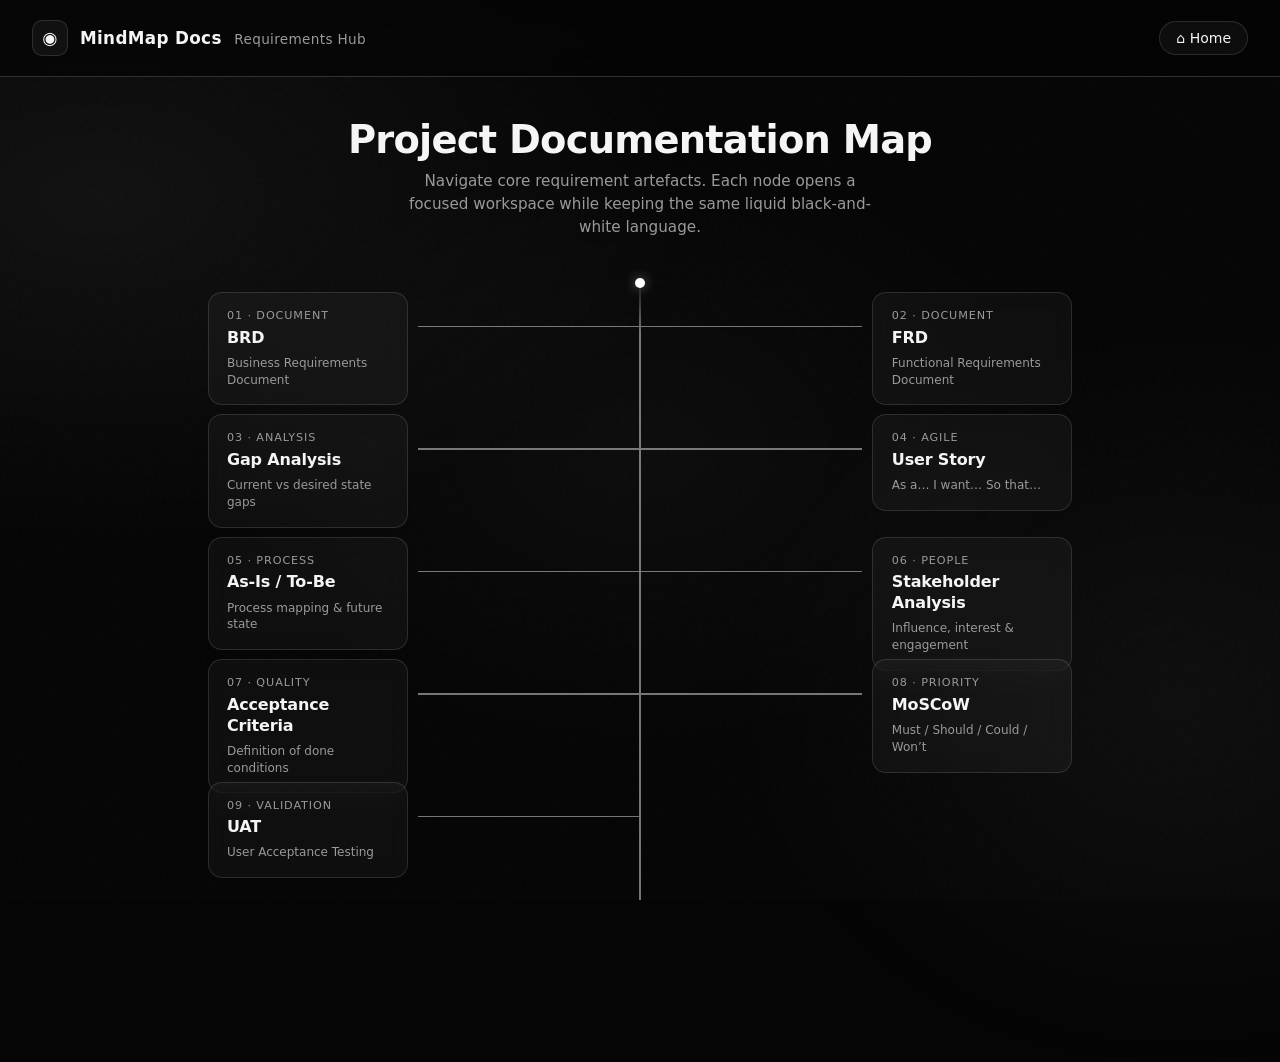
<file: index.html>
<!DOCTYPE html>
<html lang="en">
<head>
  <meta charset="UTF-8" />
  <meta name="viewport" content="width=device-width, initial-scale=1.0" />
  <title>MindMap Docs · Project Requirements Hub</title>
  <link rel="icon" href="data:image/svg+xml,%3Csvg xmlns='http://www.w3.org/2000/svg' viewBox='0 0 64 64'%3E%3Crect width='64' height='64' rx='12' fill='%23000'/%3E%3Ccircle cx='32' cy='32' r='6' fill='%23fff'/%3E%3Cline x1='32' y1='8' x2='32' y2='56' stroke='%23fff' stroke-width='2'/%3E%3Ccircle cx='18' cy='18' r='4' fill='%23fff'/%3E%3Ccircle cx='46' cy='22' r='4' fill='%23fff'/%3E%3Ccircle cx='16' cy='38' r='4' fill='%23fff'/%3E%3Ccircle cx='48' cy='42' r='4' fill='%23fff'/%3E%3Cline x1='32' y1='32' x2='18' y2='18' stroke='%23fff' stroke-width='1.5'/%3E%3Cline x1='32' y1='32' x2='46' y2='22' stroke='%23fff' stroke-width='1.5'/%3E%3Cline x1='32' y1='32' x2='16' y2='38' stroke='%23fff' stroke-width='1.5'/%3E%3Cline x1='32' y1='32' x2='48' y2='42' stroke='%23fff' stroke-width='1.5'/%3E%3C/svg%3E" />
  <style>
    :root {
      --bg: #050505;
      --bg-soft: #0c0c0c;
      --line: rgba(255,255,255,0.18);
      --line-strong: rgba(255,255,255,0.45);
      --text: #f5f5f5;
      --muted: #9a9a9a;
      --glass: rgba(255,255,255,0.04);
      --glass-border: rgba(255,255,255,0.12);
      --glow: rgba(255,255,255,0.08);
    }

    * {
      margin: 0;
      padding: 0;
      box-sizing: border-box;
    }

    html, body {
      height: 100%;
      background: var(--bg);
      color: var(--text);
      font-family: "Segoe UI", system-ui, -apple-system, sans-serif;
      overflow-x: hidden;
    }

    /* Liquid background */
    body::before {
      content: "";
      position: fixed;
      inset: -20%;
      background:
        radial-gradient(ellipse 60% 50% at 20% 30%, rgba(255,255,255,0.05) 0%, transparent 55%),
        radial-gradient(ellipse 50% 60% at 80% 70%, rgba(255,255,255,0.04) 0%, transparent 50%),
        radial-gradient(ellipse 40% 40% at 50% 50%, rgba(255,255,255,0.03) 0%, transparent 60%);
      animation: liquidDrift 22s ease-in-out infinite alternate;
      pointer-events: none;
      z-index: 0;
    }

    @keyframes liquidDrift {
      0%   { transform: translate(0, 0) scale(1); }
      50%  { transform: translate(-3%, 2%) scale(1.05); }
      100% { transform: translate(2%, -2%) scale(1.02); }
    }

    /* Subtle noise */
    body::after {
      content: "";
      position: fixed;
      inset: 0;
      background-image: url("data:image/svg+xml,%3Csvg viewBox='0 0 256 256' xmlns='http://www.w3.org/2000/svg'%3E%3Cfilter id='n'%3E%3CfeTurbulence type='fractalNoise' baseFrequency='0.9' numOctaves='4' stitchTiles='stitch'/%3E%3C/filter%3E%3Crect width='100%25' height='100%25' filter='url(%23n)' opacity='0.04'/%3E%3C/svg%3E");
      pointer-events: none;
      z-index: 1;
      opacity: 0.5;
    }

    .page {
      position: relative;
      z-index: 2;
      min-height: 100vh;
      display: flex;
      flex-direction: column;
    }

    /* Header */
    header {
      display: flex;
      align-items: center;
      justify-content: space-between;
      padding: 1.25rem 2rem;
      border-bottom: 1px solid var(--line);
      background: rgba(5,5,5,0.7);
      backdrop-filter: blur(16px);
      -webkit-backdrop-filter: blur(16px);
      position: sticky;
      top: 0;
      z-index: 20;
    }

    .brand {
      display: flex;
      align-items: center;
      gap: 0.75rem;
      text-decoration: none;
      color: var(--text);
    }

    .brand-icon {
      width: 36px;
      height: 36px;
      border-radius: 10px;
      background: #111;
      border: 1px solid var(--glass-border);
      display: grid;
      place-items: center;
      font-size: 1.1rem;
    }

    .brand-text {
      font-weight: 600;
      letter-spacing: 0.02em;
      font-size: 1.05rem;
    }

    .brand-text span {
      color: var(--muted);
      font-weight: 400;
      font-size: 0.85rem;
      margin-left: 0.4rem;
    }

    .home-btn {
      display: inline-flex;
      align-items: center;
      gap: 0.45rem;
      padding: 0.5rem 1rem;
      border-radius: 999px;
      border: 1px solid var(--glass-border);
      background: var(--glass);
      color: var(--text);
      text-decoration: none;
      font-size: 0.875rem;
      transition: background 0.25s, border-color 0.25s, transform 0.2s;
    }

    .home-btn:hover {
      background: rgba(255,255,255,0.08);
      border-color: rgba(255,255,255,0.25);
      transform: translateY(-1px);
    }

    /* Hero */
    .hero {
      text-align: center;
      padding: 2.5rem 1.5rem 1.5rem;
    }

    .hero h1 {
      font-size: clamp(1.6rem, 4vw, 2.4rem);
      font-weight: 600;
      letter-spacing: -0.02em;
      margin-bottom: 0.5rem;
    }

    .hero p {
      color: var(--muted);
      font-size: 0.95rem;
      max-width: 480px;
      margin: 0 auto;
      line-height: 1.5;
    }

    /* Mind map container */
    .mindmap {
      flex: 1;
      display: flex;
      justify-content: center;
      align-items: center;
      padding: 1rem 1rem 3rem;
      position: relative;
    }

    .spine-wrap {
      position: relative;
      width: min(920px, 96vw);
      height: 680px;          /* fixed height so % positioning works */
      min-height: 680px;
      display: block;         /* was flex – caused height collapse */
    }

    /* Central vertical line */
    .spine {
      position: absolute;
      top: 0;
      bottom: 0;
      left: 50%;
      width: 2px;
      background: linear-gradient(
        to bottom,
        transparent 0%,
        var(--line-strong) 8%,
        var(--line-strong) 92%,
        transparent 100%
      );
      transform: translateX(-50%);
      z-index: 1;
    }

    .spine::before,
    .spine::after {
      content: "";
      position: absolute;
      left: 50%;
      width: 10px;
      height: 10px;
      border-radius: 50%;
      background: #fff;
      transform: translateX(-50%);
      box-shadow: 0 0 12px rgba(255,255,255,0.4);
    }

    .spine::before { top: 0; }
    .spine::after  { bottom: 0; }

    /* Nodes */
    .nodes {
      position: absolute;
      inset: 0;
      width: 100%;
      height: 100%;
      z-index: 2;
    }

    .node {
      position: absolute;
      width: 200px;
      text-decoration: none;
      color: inherit;
    }

    .node-card {
      background: var(--glass);
      border: 1px solid var(--glass-border);
      border-radius: 14px;
      padding: 1rem 1.15rem;
      backdrop-filter: blur(12px);
      -webkit-backdrop-filter: blur(12px);
      transition: transform 0.3s ease, border-color 0.3s, background 0.3s, box-shadow 0.3s;
      position: relative;
      overflow: hidden;
    }

    .node-card::before {
      content: "";
      position: absolute;
      inset: 0;
      background: linear-gradient(135deg, rgba(255,255,255,0.06) 0%, transparent 50%);
      opacity: 0;
      transition: opacity 0.3s;
    }

    .node:hover .node-card {
      transform: translateY(-4px) scale(1.02);
      border-color: rgba(255,255,255,0.3);
      background: rgba(255,255,255,0.07);
      box-shadow: 0 12px 40px rgba(0,0,0,0.45), 0 0 0 1px rgba(255,255,255,0.05);
    }

    .node:hover .node-card::before {
      opacity: 1;
    }

    .node-label {
      font-size: 0.7rem;
      text-transform: uppercase;
      letter-spacing: 0.08em;
      color: var(--muted);
      margin-bottom: 0.35rem;
    }

    .node-title {
      font-size: 1rem;
      font-weight: 600;
      letter-spacing: -0.01em;
      line-height: 1.3;
    }

    .node-desc {
      font-size: 0.75rem;
      color: var(--muted);
      margin-top: 0.4rem;
      line-height: 1.4;
    }

    /* Connector lines from spine to nodes */
    .connector {
      position: absolute;
      height: 1.5px;
      background: var(--line-strong);
      z-index: 1;
      transform-origin: left center;
    }

    .connector.left {
      right: 50%;
      margin-right: 1px;
    }

    .connector.right {
      left: 50%;
      margin-left: 1px;
    }

    /* Positions – alternating left / right */
    .node:nth-child(1)  { top:  2%;   left:  3%;  } /* BRD */
    .node:nth-child(2)  { top:  2%;   right: 3%;  } /* FRD */
    .node:nth-child(3)  { top: 20%;   left:  3%;  } /* GAP */
    .node:nth-child(4)  { top: 20%;   right: 3%;  } /* USER STORY */
    .node:nth-child(5)  { top: 38%;   left:  3%;  } /* AS-IS/TO-BE */
    .node:nth-child(6)  { top: 38%;   right: 3%;  } /* STAKEHOLDER */
    .node:nth-child(7)  { top: 56%;   left:  3%;  } /* ACCEPTANCE */
    .node:nth-child(8)  { top: 56%;   right: 3%;  } /* MoSCoW */
    .node:nth-child(9)  { top: 74%;   left:  3%;  } /* UAT */

    /* Footer */
    footer {
      text-align: center;
      padding: 1.25rem;
      border-top: 1px solid var(--line);
      color: var(--muted);
      font-size: 0.8rem;
      background: rgba(5,5,5,0.6);
    }

    /* Responsive */
    @media (max-width: 720px) {
      .spine-wrap {
        height: auto;
        min-height: 0;
        padding: 0.5rem 0 1.5rem;
      }

      .spine {
        display: none;
      }

      .nodes {
        position: static;
        display: flex;
        flex-direction: column;
        gap: 0.85rem;
        width: 100%;
        height: auto;
      }

      .node {
        position: static !important;
        width: 100%;
        top: auto !important;
        left: auto !important;
        right: auto !important;
      }

      .connector {
        display: none;
      }

      header {
        padding: 1rem 1.25rem;
      }
    }
  </style>
</head>
<body>
  <div class="page">
    <header>
      <a class="brand" href="index.html">
        <div class="brand-icon">◉</div>
        <div class="brand-text">MindMap Docs <span>Requirements Hub</span></div>
      </a>
      <a class="home-btn" href="index.html">⌂ Home</a>
    </header>

    <section class="hero">
      <h1>Project Documentation Map</h1>
      <p>Navigate core requirement artefacts. Each node opens a focused workspace while keeping the same liquid black-and-white language.</p>
    </section>

    <div class="mindmap">
      <div class="spine-wrap">
        <div class="spine"></div>

        <!-- Connectors (visual only) -->
        <div class="connector left"  style="top: 7%;  width: 24%;"></div>
        <div class="connector right" style="top: 7%;  width: 24%;"></div>
        <div class="connector left"  style="top: 25%; width: 24%;"></div>
        <div class="connector right" style="top: 25%; width: 24%;"></div>
        <div class="connector left"  style="top: 43%; width: 24%;"></div>
        <div class="connector right" style="top: 43%; width: 24%;"></div>
        <div class="connector left"  style="top: 61%; width: 24%;"></div>
        <div class="connector right" style="top: 61%; width: 24%;"></div>
        <div class="connector left"  style="top: 79%; width: 24%;"></div>

        <div class="nodes">
          <a class="node" href="brd.html">
            <div class="node-card">
              <div class="node-label">01 · Document</div>
              <div class="node-title">BRD</div>
              <div class="node-desc">Business Requirements Document</div>
            </div>
          </a>

          <a class="node" href="frd.html">
            <div class="node-card">
              <div class="node-label">02 · Document</div>
              <div class="node-title">FRD</div>
              <div class="node-desc">Functional Requirements Document</div>
            </div>
          </a>

          <a class="node" href="gap-analysis.html">
            <div class="node-card">
              <div class="node-label">03 · Analysis</div>
              <div class="node-title">Gap Analysis</div>
              <div class="node-desc">Current vs desired state gaps</div>
            </div>
          </a>

          <a class="node" href="user-story.html">
            <div class="node-card">
              <div class="node-label">04 · Agile</div>
              <div class="node-title">User Story</div>
              <div class="node-desc">As a… I want… So that…</div>
            </div>
          </a>

          <a class="node" href="as-is-to-be.html">
            <div class="node-card">
              <div class="node-label">05 · Process</div>
              <div class="node-title">As-Is / To-Be</div>
              <div class="node-desc">Process mapping &amp; future state</div>
            </div>
          </a>

          <a class="node" href="stakeholder.html">
            <div class="node-card">
              <div class="node-label">06 · People</div>
              <div class="node-title">Stakeholder Analysis</div>
              <div class="node-desc">Influence, interest &amp; engagement</div>
            </div>
          </a>

          <a class="node" href="acceptance-criteria.html">
            <div class="node-card">
              <div class="node-label">07 · Quality</div>
              <div class="node-title">Acceptance Criteria</div>
              <div class="node-desc">Definition of done conditions</div>
            </div>
          </a>

          <a class="node" href="moscow.html">
            <div class="node-card">
              <div class="node-label">08 · Priority</div>
              <div class="node-title">MoSCoW</div>
              <div class="node-desc">Must / Should / Could / Won’t</div>
            </div>
          </a>

          <a class="node" href="uat.html">
            <div class="node-card">
              <div class="node-label">09 · Validation</div>
              <div class="node-title">UAT</div>
              <div class="node-desc">User Acceptance Testing</div>
            </div>
          </a>
        </div>
      </div>
    </div>

    <footer>
      MindMap Docs · Liquid black &amp; white · Requirements workspace
    </footer>
  </div>
</body>
</html>
</file>
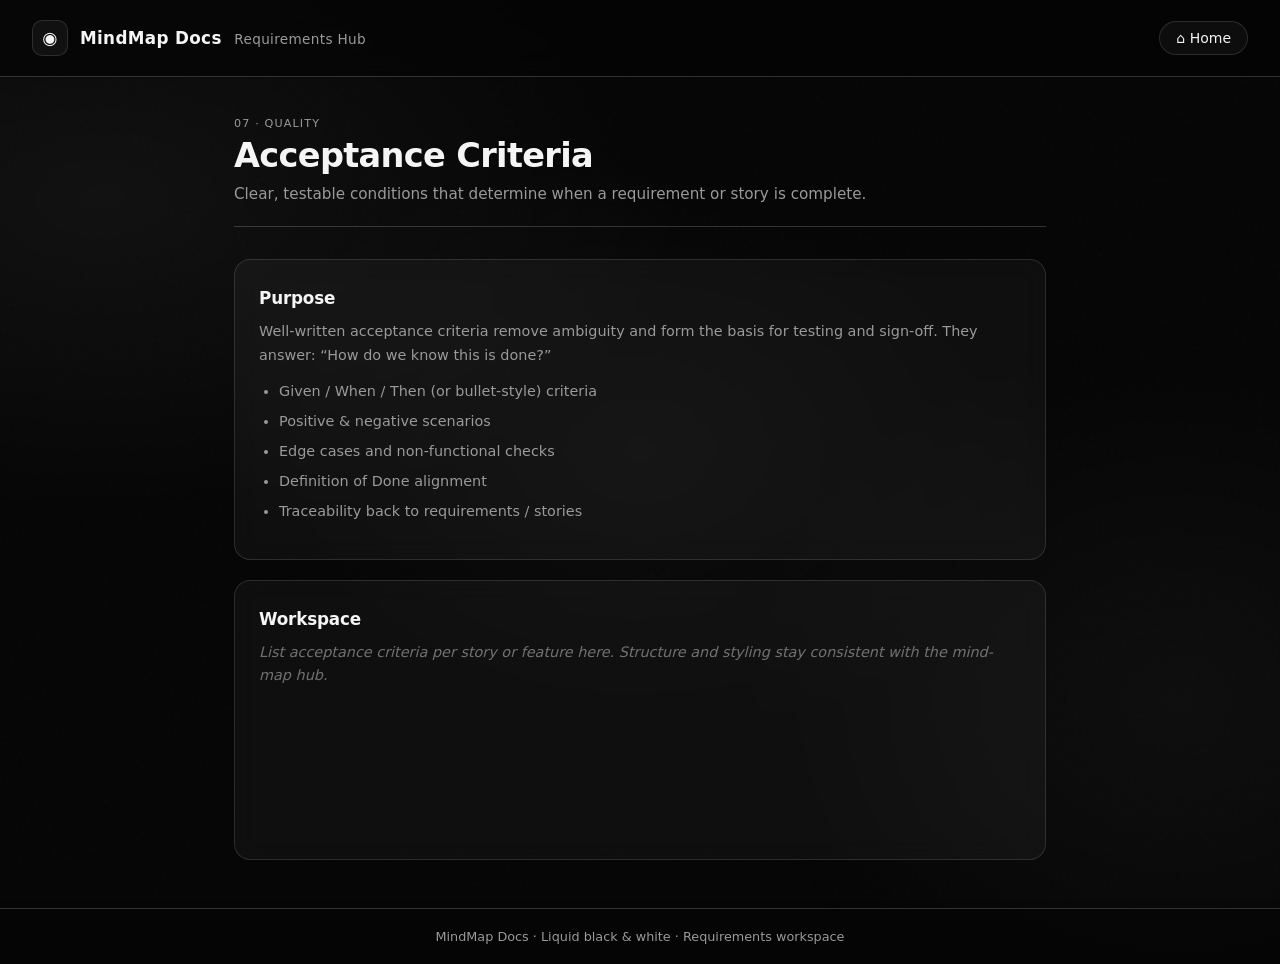
<file: acceptance-criteria.html>
<!DOCTYPE html>
<html lang="en">
<head>
  <meta charset="UTF-8" />
  <meta name="viewport" content="width=device-width, initial-scale=1.0" />
  <title>Acceptance Criteria · MindMap Docs</title>
  <link rel="icon" href="data:image/svg+xml,%3Csvg xmlns='http://www.w3.org/2000/svg' viewBox='0 0 64 64'%3E%3Crect width='64' height='64' rx='12' fill='%23000'/%3E%3Ccircle cx='32' cy='32' r='6' fill='%23fff'/%3E%3Cline x1='32' y1='8' x2='32' y2='56' stroke='%23fff' stroke-width='2'/%3E%3Ccircle cx='18' cy='18' r='4' fill='%23fff'/%3E%3Ccircle cx='46' cy='22' r='4' fill='%23fff'/%3E%3Ccircle cx='16' cy='38' r='4' fill='%23fff'/%3E%3Ccircle cx='48' cy='42' r='4' fill='%23fff'/%3E%3Cline x1='32' y1='32' x2='18' y2='18' stroke='%23fff' stroke-width='1.5'/%3E%3Cline x1='32' y1='32' x2='46' y2='22' stroke='%23fff' stroke-width='1.5'/%3E%3Cline x1='32' y1='32' x2='16' y2='38' stroke='%23fff' stroke-width='1.5'/%3E%3Cline x1='32' y1='32' x2='48' y2='42' stroke='%23fff' stroke-width='1.5'/%3E%3C/svg%3E" />
  <link rel="stylesheet" href="child-base.css" />
</head>
<body>
  <div class="page">
    <header>
      <a class="brand" href="index.html">
        <div class="brand-icon">◉</div>
        <div class="brand-text">MindMap Docs <span>Requirements Hub</span></div>
      </a>
      <a class="home-btn" href="index.html">⌂ Home</a>
    </header>

    <main class="main">
      <div class="page-header">
        <div class="page-label">07 · Quality</div>
        <h1 class="page-title">Acceptance Criteria</h1>
        <p class="page-sub">Clear, testable conditions that determine when a requirement or story is complete.</p>
      </div>

      <div class="content-card">
        <h2>Purpose</h2>
        <p>Well-written acceptance criteria remove ambiguity and form the basis for testing and sign-off. They answer: “How do we know this is done?”</p>
        <ul>
          <li>Given / When / Then (or bullet-style) criteria</li>
          <li>Positive &amp; negative scenarios</li>
          <li>Edge cases and non-functional checks</li>
          <li>Definition of Done alignment</li>
          <li>Traceability back to requirements / stories</li>
        </ul>
      </div>

      <div class="content-card">
        <h2>Workspace</h2>
        <p class="placeholder">List acceptance criteria per story or feature here. Structure and styling stay consistent with the mind-map hub.</p>
      </div>
    </main>

    <footer>MindMap Docs · Liquid black &amp; white · Requirements workspace</footer>
  </div>
</body>
</html>
</file>
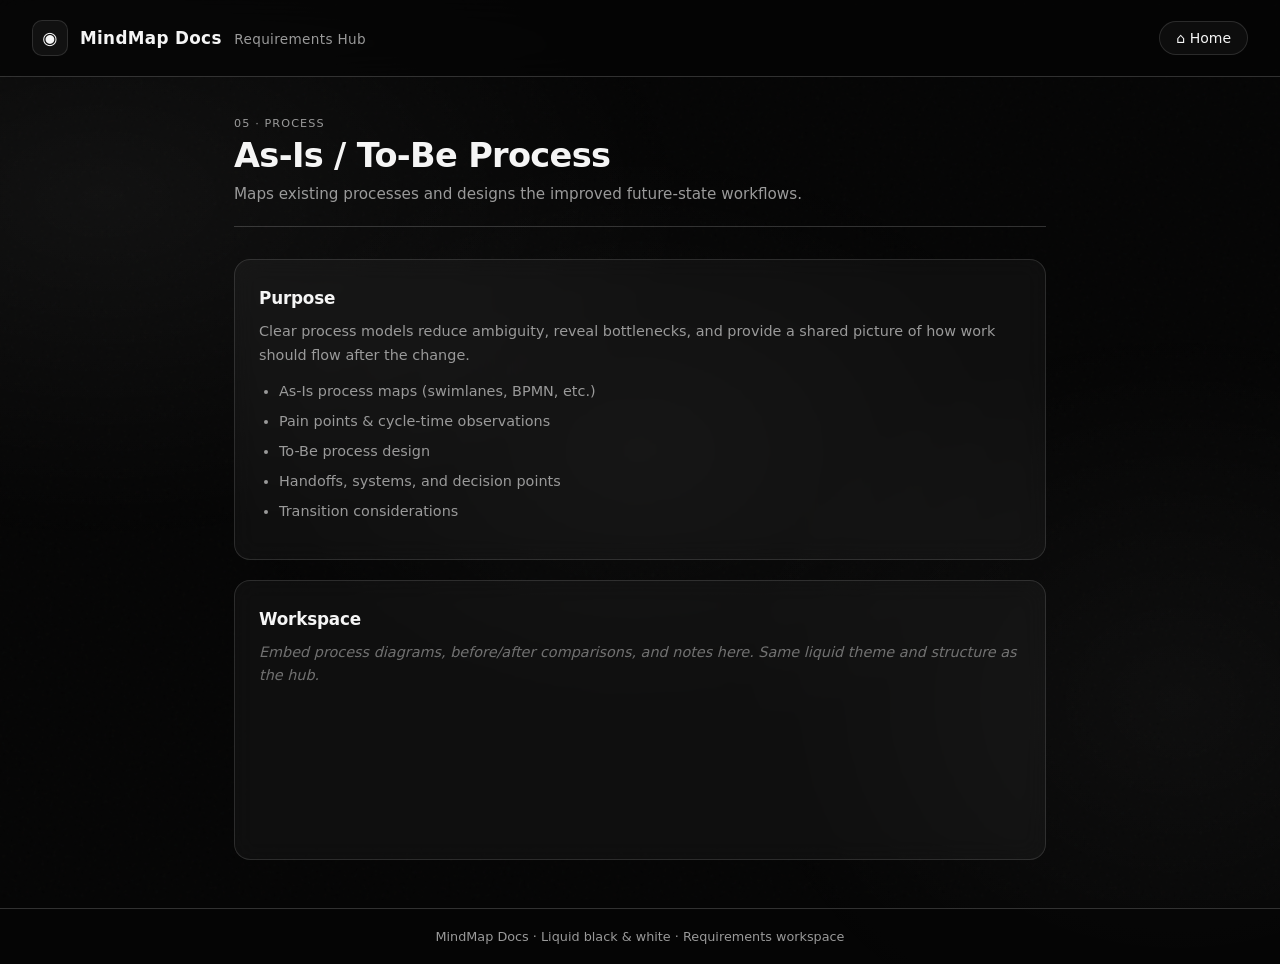
<file: as-is-to-be.html>
<!DOCTYPE html>
<html lang="en">
<head>
  <meta charset="UTF-8" />
  <meta name="viewport" content="width=device-width, initial-scale=1.0" />
  <title>As-Is / To-Be · MindMap Docs</title>
  <link rel="icon" href="data:image/svg+xml,%3Csvg xmlns='http://www.w3.org/2000/svg' viewBox='0 0 64 64'%3E%3Crect width='64' height='64' rx='12' fill='%23000'/%3E%3Ccircle cx='32' cy='32' r='6' fill='%23fff'/%3E%3Cline x1='32' y1='8' x2='32' y2='56' stroke='%23fff' stroke-width='2'/%3E%3Ccircle cx='18' cy='18' r='4' fill='%23fff'/%3E%3Ccircle cx='46' cy='22' r='4' fill='%23fff'/%3E%3Ccircle cx='16' cy='38' r='4' fill='%23fff'/%3E%3Ccircle cx='48' cy='42' r='4' fill='%23fff'/%3E%3Cline x1='32' y1='32' x2='18' y2='18' stroke='%23fff' stroke-width='1.5'/%3E%3Cline x1='32' y1='32' x2='46' y2='22' stroke='%23fff' stroke-width='1.5'/%3E%3Cline x1='32' y1='32' x2='16' y2='38' stroke='%23fff' stroke-width='1.5'/%3E%3Cline x1='32' y1='32' x2='48' y2='42' stroke='%23fff' stroke-width='1.5'/%3E%3C/svg%3E" />
  <link rel="stylesheet" href="child-base.css" />
</head>
<body>
  <div class="page">
    <header>
      <a class="brand" href="index.html">
        <div class="brand-icon">◉</div>
        <div class="brand-text">MindMap Docs <span>Requirements Hub</span></div>
      </a>
      <a class="home-btn" href="index.html">⌂ Home</a>
    </header>

    <main class="main">
      <div class="page-header">
        <div class="page-label">05 · Process</div>
        <h1 class="page-title">As-Is / To-Be Process</h1>
        <p class="page-sub">Maps existing processes and designs the improved future-state workflows.</p>
      </div>

      <div class="content-card">
        <h2>Purpose</h2>
        <p>Clear process models reduce ambiguity, reveal bottlenecks, and provide a shared picture of how work should flow after the change.</p>
        <ul>
          <li>As-Is process maps (swimlanes, BPMN, etc.)</li>
          <li>Pain points &amp; cycle-time observations</li>
          <li>To-Be process design</li>
          <li>Handoffs, systems, and decision points</li>
          <li>Transition considerations</li>
        </ul>
      </div>

      <div class="content-card">
        <h2>Workspace</h2>
        <p class="placeholder">Embed process diagrams, before/after comparisons, and notes here. Same liquid theme and structure as the hub.</p>
      </div>
    </main>

    <footer>MindMap Docs · Liquid black &amp; white · Requirements workspace</footer>
  </div>
</body>
</html>
</file>
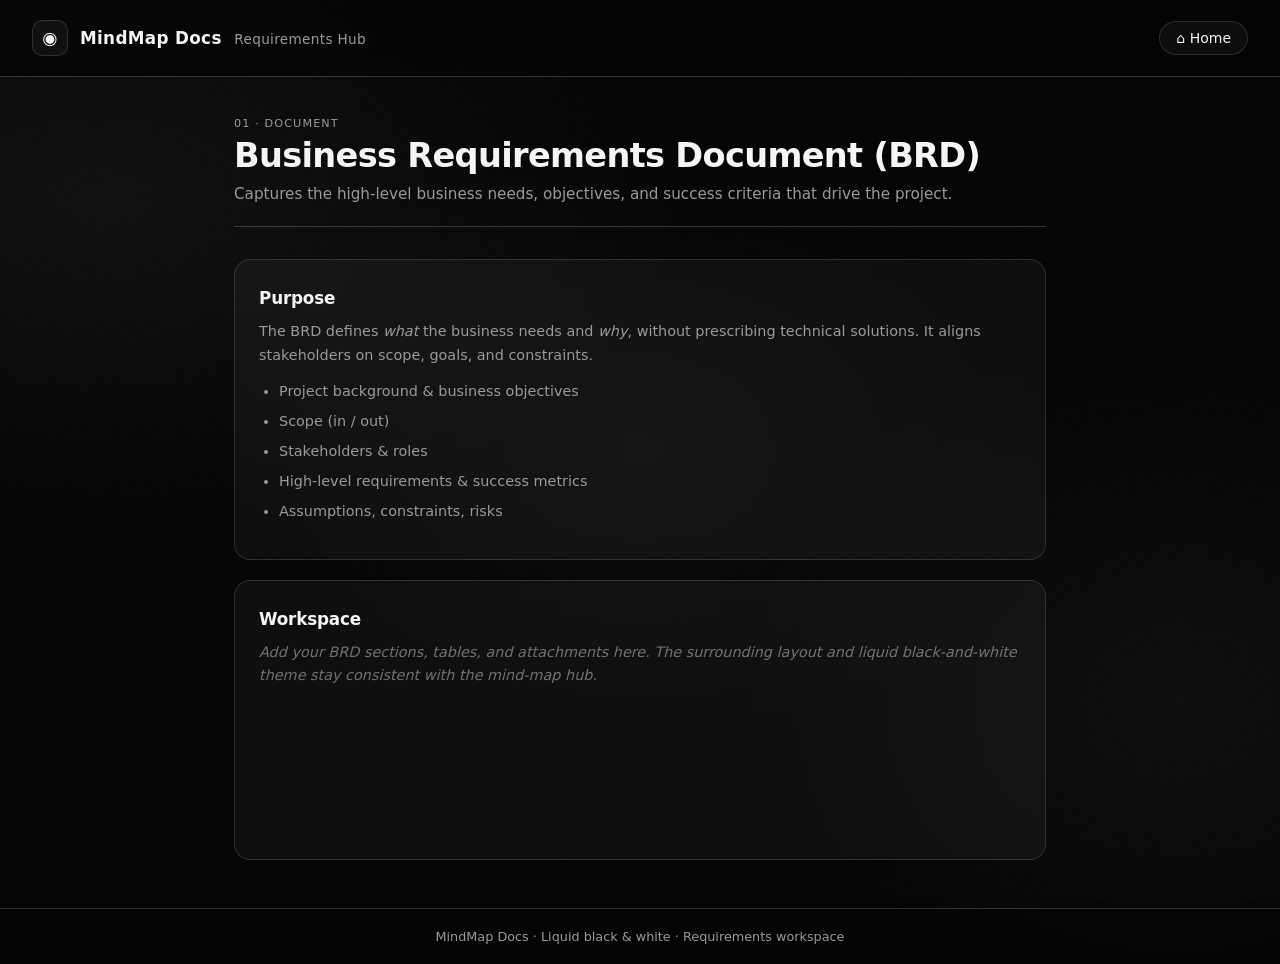
<file: brd.html>
<!DOCTYPE html>
<html lang="en">
<head>
  <meta charset="UTF-8" />
  <meta name="viewport" content="width=device-width, initial-scale=1.0" />
  <title>BRD · MindMap Docs</title>
  <link rel="icon" href="data:image/svg+xml,%3Csvg xmlns='http://www.w3.org/2000/svg' viewBox='0 0 64 64'%3E%3Crect width='64' height='64' rx='12' fill='%23000'/%3E%3Ccircle cx='32' cy='32' r='6' fill='%23fff'/%3E%3Cline x1='32' y1='8' x2='32' y2='56' stroke='%23fff' stroke-width='2'/%3E%3Ccircle cx='18' cy='18' r='4' fill='%23fff'/%3E%3Ccircle cx='46' cy='22' r='4' fill='%23fff'/%3E%3Ccircle cx='16' cy='38' r='4' fill='%23fff'/%3E%3Ccircle cx='48' cy='42' r='4' fill='%23fff'/%3E%3Cline x1='32' y1='32' x2='18' y2='18' stroke='%23fff' stroke-width='1.5'/%3E%3Cline x1='32' y1='32' x2='46' y2='22' stroke='%23fff' stroke-width='1.5'/%3E%3Cline x1='32' y1='32' x2='16' y2='38' stroke='%23fff' stroke-width='1.5'/%3E%3Cline x1='32' y1='32' x2='48' y2='42' stroke='%23fff' stroke-width='1.5'/%3E%3C/svg%3E" />
  <link rel="stylesheet" href="child-base.css" />
</head>
<body>
  <div class="page">
    <header>
      <a class="brand" href="index.html">
        <div class="brand-icon">◉</div>
        <div class="brand-text">MindMap Docs <span>Requirements Hub</span></div>
      </a>
      <a class="home-btn" href="index.html">⌂ Home</a>
    </header>

    <main class="main">
      <div class="page-header">
        <div class="page-label">01 · Document</div>
        <h1 class="page-title">Business Requirements Document (BRD)</h1>
        <p class="page-sub">Captures the high-level business needs, objectives, and success criteria that drive the project.</p>
      </div>

      <div class="content-card">
        <h2>Purpose</h2>
        <p>The BRD defines <em>what</em> the business needs and <em>why</em>, without prescribing technical solutions. It aligns stakeholders on scope, goals, and constraints.</p>
        <ul>
          <li>Project background &amp; business objectives</li>
          <li>Scope (in / out)</li>
          <li>Stakeholders &amp; roles</li>
          <li>High-level requirements &amp; success metrics</li>
          <li>Assumptions, constraints, risks</li>
        </ul>
      </div>

      <div class="content-card">
        <h2>Workspace</h2>
        <p class="placeholder">Add your BRD sections, tables, and attachments here. The surrounding layout and liquid black-and-white theme stay consistent with the mind-map hub.</p>
      </div>
    </main>

    <footer>MindMap Docs · Liquid black &amp; white · Requirements workspace</footer>
  </div>
</body>
</html>
</file>
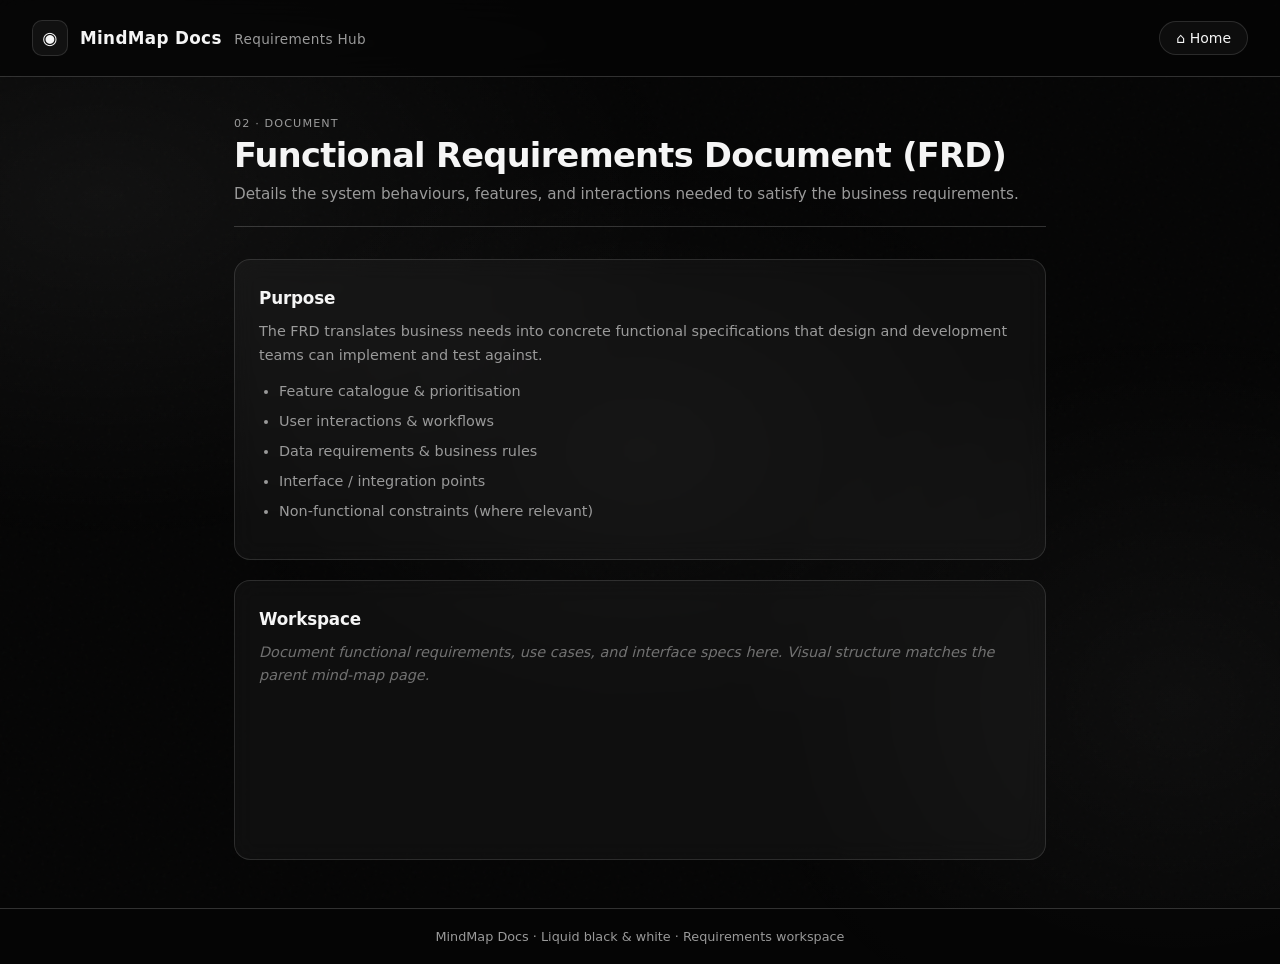
<file: frd.html>
<!DOCTYPE html>
<html lang="en">
<head>
  <meta charset="UTF-8" />
  <meta name="viewport" content="width=device-width, initial-scale=1.0" />
  <title>FRD · MindMap Docs</title>
  <link rel="icon" href="data:image/svg+xml,%3Csvg xmlns='http://www.w3.org/2000/svg' viewBox='0 0 64 64'%3E%3Crect width='64' height='64' rx='12' fill='%23000'/%3E%3Ccircle cx='32' cy='32' r='6' fill='%23fff'/%3E%3Cline x1='32' y1='8' x2='32' y2='56' stroke='%23fff' stroke-width='2'/%3E%3Ccircle cx='18' cy='18' r='4' fill='%23fff'/%3E%3Ccircle cx='46' cy='22' r='4' fill='%23fff'/%3E%3Ccircle cx='16' cy='38' r='4' fill='%23fff'/%3E%3Ccircle cx='48' cy='42' r='4' fill='%23fff'/%3E%3Cline x1='32' y1='32' x2='18' y2='18' stroke='%23fff' stroke-width='1.5'/%3E%3Cline x1='32' y1='32' x2='46' y2='22' stroke='%23fff' stroke-width='1.5'/%3E%3Cline x1='32' y1='32' x2='16' y2='38' stroke='%23fff' stroke-width='1.5'/%3E%3Cline x1='32' y1='32' x2='48' y2='42' stroke='%23fff' stroke-width='1.5'/%3E%3C/svg%3E" />
  <link rel="stylesheet" href="child-base.css" />
</head>
<body>
  <div class="page">
    <header>
      <a class="brand" href="index.html">
        <div class="brand-icon">◉</div>
        <div class="brand-text">MindMap Docs <span>Requirements Hub</span></div>
      </a>
      <a class="home-btn" href="index.html">⌂ Home</a>
    </header>

    <main class="main">
      <div class="page-header">
        <div class="page-label">02 · Document</div>
        <h1 class="page-title">Functional Requirements Document (FRD)</h1>
        <p class="page-sub">Details the system behaviours, features, and interactions needed to satisfy the business requirements.</p>
      </div>

      <div class="content-card">
        <h2>Purpose</h2>
        <p>The FRD translates business needs into concrete functional specifications that design and development teams can implement and test against.</p>
        <ul>
          <li>Feature catalogue &amp; prioritisation</li>
          <li>User interactions &amp; workflows</li>
          <li>Data requirements &amp; business rules</li>
          <li>Interface / integration points</li>
          <li>Non-functional constraints (where relevant)</li>
        </ul>
      </div>

      <div class="content-card">
        <h2>Workspace</h2>
        <p class="placeholder">Document functional requirements, use cases, and interface specs here. Visual structure matches the parent mind-map page.</p>
      </div>
    </main>

    <footer>MindMap Docs · Liquid black &amp; white · Requirements workspace</footer>
  </div>
</body>
</html>
</file>
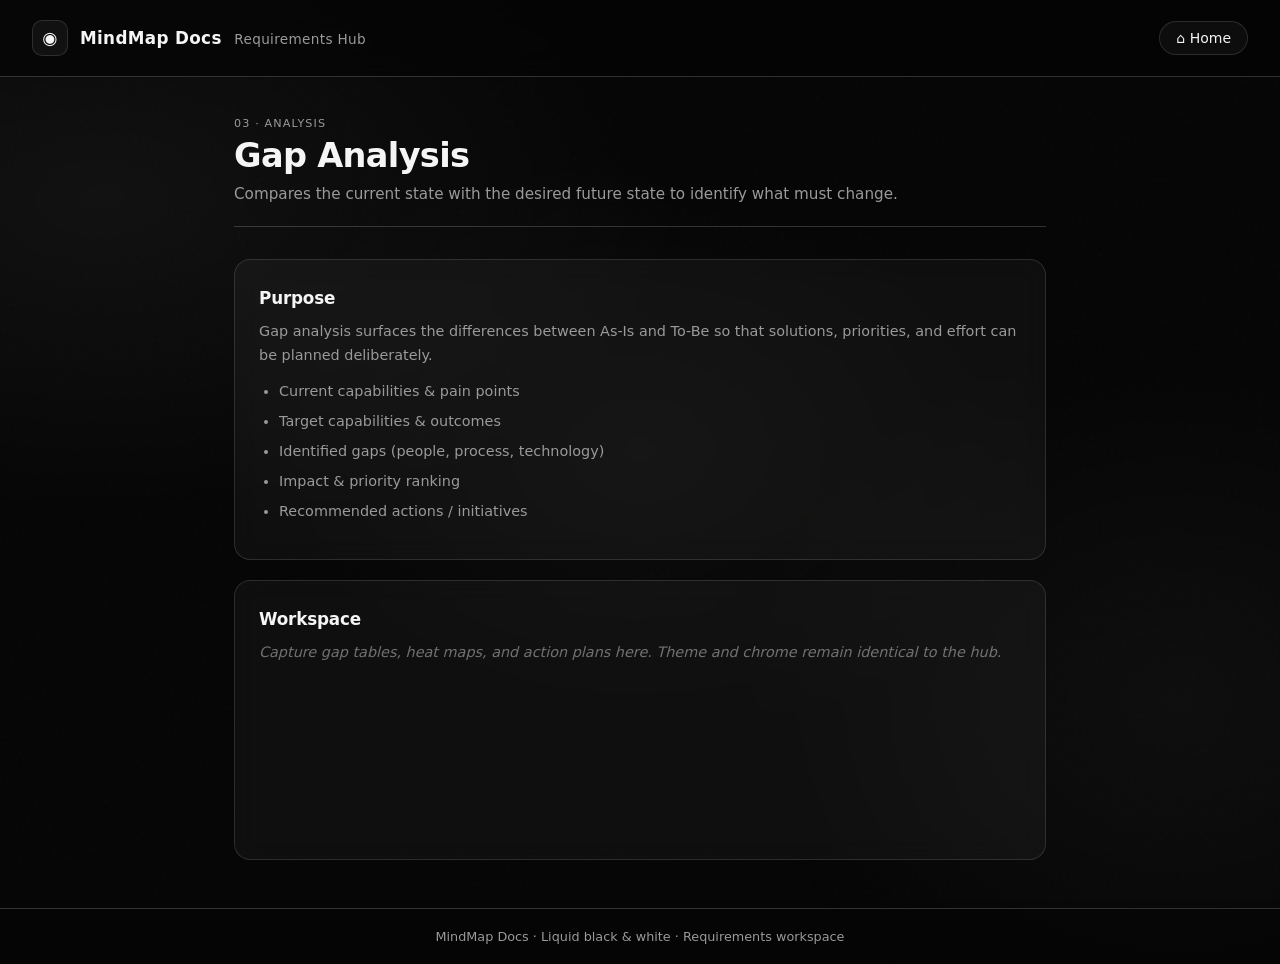
<file: gap-analysis.html>
<!DOCTYPE html>
<html lang="en">
<head>
  <meta charset="UTF-8" />
  <meta name="viewport" content="width=device-width, initial-scale=1.0" />
  <title>Gap Analysis · MindMap Docs</title>
  <link rel="icon" href="data:image/svg+xml,%3Csvg xmlns='http://www.w3.org/2000/svg' viewBox='0 0 64 64'%3E%3Crect width='64' height='64' rx='12' fill='%23000'/%3E%3Ccircle cx='32' cy='32' r='6' fill='%23fff'/%3E%3Cline x1='32' y1='8' x2='32' y2='56' stroke='%23fff' stroke-width='2'/%3E%3Ccircle cx='18' cy='18' r='4' fill='%23fff'/%3E%3Ccircle cx='46' cy='22' r='4' fill='%23fff'/%3E%3Ccircle cx='16' cy='38' r='4' fill='%23fff'/%3E%3Ccircle cx='48' cy='42' r='4' fill='%23fff'/%3E%3Cline x1='32' y1='32' x2='18' y2='18' stroke='%23fff' stroke-width='1.5'/%3E%3Cline x1='32' y1='32' x2='46' y2='22' stroke='%23fff' stroke-width='1.5'/%3E%3Cline x1='32' y1='32' x2='16' y2='38' stroke='%23fff' stroke-width='1.5'/%3E%3Cline x1='32' y1='32' x2='48' y2='42' stroke='%23fff' stroke-width='1.5'/%3E%3C/svg%3E" />
  <link rel="stylesheet" href="child-base.css" />
</head>
<body>
  <div class="page">
    <header>
      <a class="brand" href="index.html">
        <div class="brand-icon">◉</div>
        <div class="brand-text">MindMap Docs <span>Requirements Hub</span></div>
      </a>
      <a class="home-btn" href="index.html">⌂ Home</a>
    </header>

    <main class="main">
      <div class="page-header">
        <div class="page-label">03 · Analysis</div>
        <h1 class="page-title">Gap Analysis</h1>
        <p class="page-sub">Compares the current state with the desired future state to identify what must change.</p>
      </div>

      <div class="content-card">
        <h2>Purpose</h2>
        <p>Gap analysis surfaces the differences between As-Is and To-Be so that solutions, priorities, and effort can be planned deliberately.</p>
        <ul>
          <li>Current capabilities &amp; pain points</li>
          <li>Target capabilities &amp; outcomes</li>
          <li>Identified gaps (people, process, technology)</li>
          <li>Impact &amp; priority ranking</li>
          <li>Recommended actions / initiatives</li>
        </ul>
      </div>

      <div class="content-card">
        <h2>Workspace</h2>
        <p class="placeholder">Capture gap tables, heat maps, and action plans here. Theme and chrome remain identical to the hub.</p>
      </div>
    </main>

    <footer>MindMap Docs · Liquid black &amp; white · Requirements workspace</footer>
  </div>
</body>
</html>
</file>
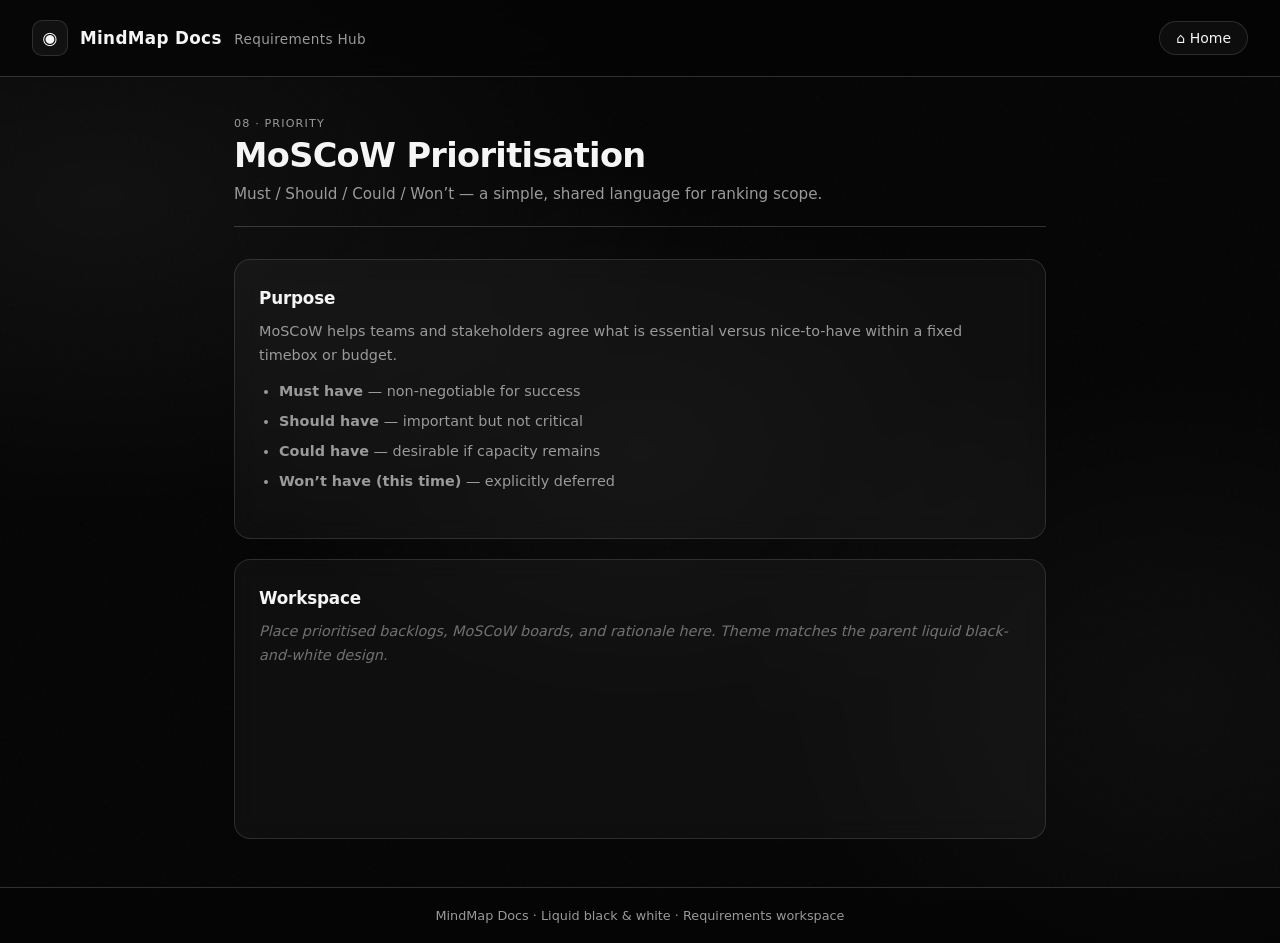
<file: moscow.html>
<!DOCTYPE html>
<html lang="en">
<head>
  <meta charset="UTF-8" />
  <meta name="viewport" content="width=device-width, initial-scale=1.0" />
  <title>MoSCoW · MindMap Docs</title>
  <link rel="icon" href="data:image/svg+xml,%3Csvg xmlns='http://www.w3.org/2000/svg' viewBox='0 0 64 64'%3E%3Crect width='64' height='64' rx='12' fill='%23000'/%3E%3Ccircle cx='32' cy='32' r='6' fill='%23fff'/%3E%3Cline x1='32' y1='8' x2='32' y2='56' stroke='%23fff' stroke-width='2'/%3E%3Ccircle cx='18' cy='18' r='4' fill='%23fff'/%3E%3Ccircle cx='46' cy='22' r='4' fill='%23fff'/%3E%3Ccircle cx='16' cy='38' r='4' fill='%23fff'/%3E%3Ccircle cx='48' cy='42' r='4' fill='%23fff'/%3E%3Cline x1='32' y1='32' x2='18' y2='18' stroke='%23fff' stroke-width='1.5'/%3E%3Cline x1='32' y1='32' x2='46' y2='22' stroke='%23fff' stroke-width='1.5'/%3E%3Cline x1='32' y1='32' x2='16' y2='38' stroke='%23fff' stroke-width='1.5'/%3E%3Cline x1='32' y1='32' x2='48' y2='42' stroke='%23fff' stroke-width='1.5'/%3E%3C/svg%3E" />
  <link rel="stylesheet" href="child-base.css" />
</head>
<body>
  <div class="page">
    <header>
      <a class="brand" href="index.html">
        <div class="brand-icon">◉</div>
        <div class="brand-text">MindMap Docs <span>Requirements Hub</span></div>
      </a>
      <a class="home-btn" href="index.html">⌂ Home</a>
    </header>

    <main class="main">
      <div class="page-header">
        <div class="page-label">08 · Priority</div>
        <h1 class="page-title">MoSCoW Prioritisation</h1>
        <p class="page-sub">Must / Should / Could / Won’t — a simple, shared language for ranking scope.</p>
      </div>

      <div class="content-card">
        <h2>Purpose</h2>
        <p>MoSCoW helps teams and stakeholders agree what is essential versus nice-to-have within a fixed timebox or budget.</p>
        <ul>
          <li><strong>Must have</strong> — non-negotiable for success</li>
          <li><strong>Should have</strong> — important but not critical</li>
          <li><strong>Could have</strong> — desirable if capacity remains</li>
          <li><strong>Won’t have (this time)</strong> — explicitly deferred</li>
        </ul>
      </div>

      <div class="content-card">
        <h2>Workspace</h2>
        <p class="placeholder">Place prioritised backlogs, MoSCoW boards, and rationale here. Theme matches the parent liquid black-and-white design.</p>
      </div>
    </main>

    <footer>MindMap Docs · Liquid black &amp; white · Requirements workspace</footer>
  </div>
</body>
</html>
</file>
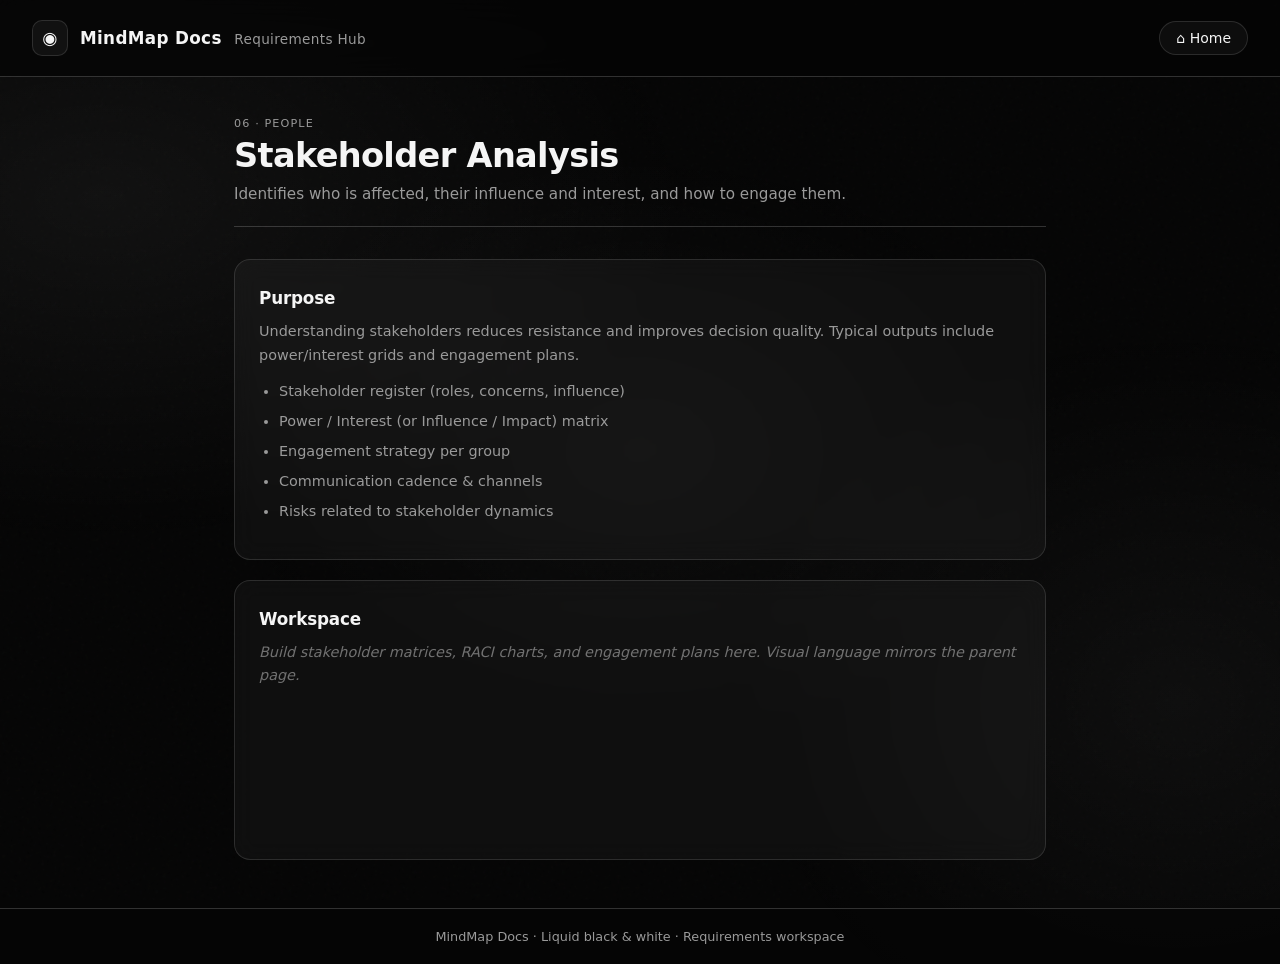
<file: stakeholder.html>
<!DOCTYPE html>
<html lang="en">
<head>
  <meta charset="UTF-8" />
  <meta name="viewport" content="width=device-width, initial-scale=1.0" />
  <title>Stakeholder Analysis · MindMap Docs</title>
  <link rel="icon" href="data:image/svg+xml,%3Csvg xmlns='http://www.w3.org/2000/svg' viewBox='0 0 64 64'%3E%3Crect width='64' height='64' rx='12' fill='%23000'/%3E%3Ccircle cx='32' cy='32' r='6' fill='%23fff'/%3E%3Cline x1='32' y1='8' x2='32' y2='56' stroke='%23fff' stroke-width='2'/%3E%3Ccircle cx='18' cy='18' r='4' fill='%23fff'/%3E%3Ccircle cx='46' cy='22' r='4' fill='%23fff'/%3E%3Ccircle cx='16' cy='38' r='4' fill='%23fff'/%3E%3Ccircle cx='48' cy='42' r='4' fill='%23fff'/%3E%3Cline x1='32' y1='32' x2='18' y2='18' stroke='%23fff' stroke-width='1.5'/%3E%3Cline x1='32' y1='32' x2='46' y2='22' stroke='%23fff' stroke-width='1.5'/%3E%3Cline x1='32' y1='32' x2='16' y2='38' stroke='%23fff' stroke-width='1.5'/%3E%3Cline x1='32' y1='32' x2='48' y2='42' stroke='%23fff' stroke-width='1.5'/%3E%3C/svg%3E" />
  <link rel="stylesheet" href="child-base.css" />
</head>
<body>
  <div class="page">
    <header>
      <a class="brand" href="index.html">
        <div class="brand-icon">◉</div>
        <div class="brand-text">MindMap Docs <span>Requirements Hub</span></div>
      </a>
      <a class="home-btn" href="index.html">⌂ Home</a>
    </header>

    <main class="main">
      <div class="page-header">
        <div class="page-label">06 · People</div>
        <h1 class="page-title">Stakeholder Analysis</h1>
        <p class="page-sub">Identifies who is affected, their influence and interest, and how to engage them.</p>
      </div>

      <div class="content-card">
        <h2>Purpose</h2>
        <p>Understanding stakeholders reduces resistance and improves decision quality. Typical outputs include power/interest grids and engagement plans.</p>
        <ul>
          <li>Stakeholder register (roles, concerns, influence)</li>
          <li>Power / Interest (or Influence / Impact) matrix</li>
          <li>Engagement strategy per group</li>
          <li>Communication cadence &amp; channels</li>
          <li>Risks related to stakeholder dynamics</li>
        </ul>
      </div>

      <div class="content-card">
        <h2>Workspace</h2>
        <p class="placeholder">Build stakeholder matrices, RACI charts, and engagement plans here. Visual language mirrors the parent page.</p>
      </div>
    </main>

    <footer>MindMap Docs · Liquid black &amp; white · Requirements workspace</footer>
  </div>
</body>
</html>
</file>
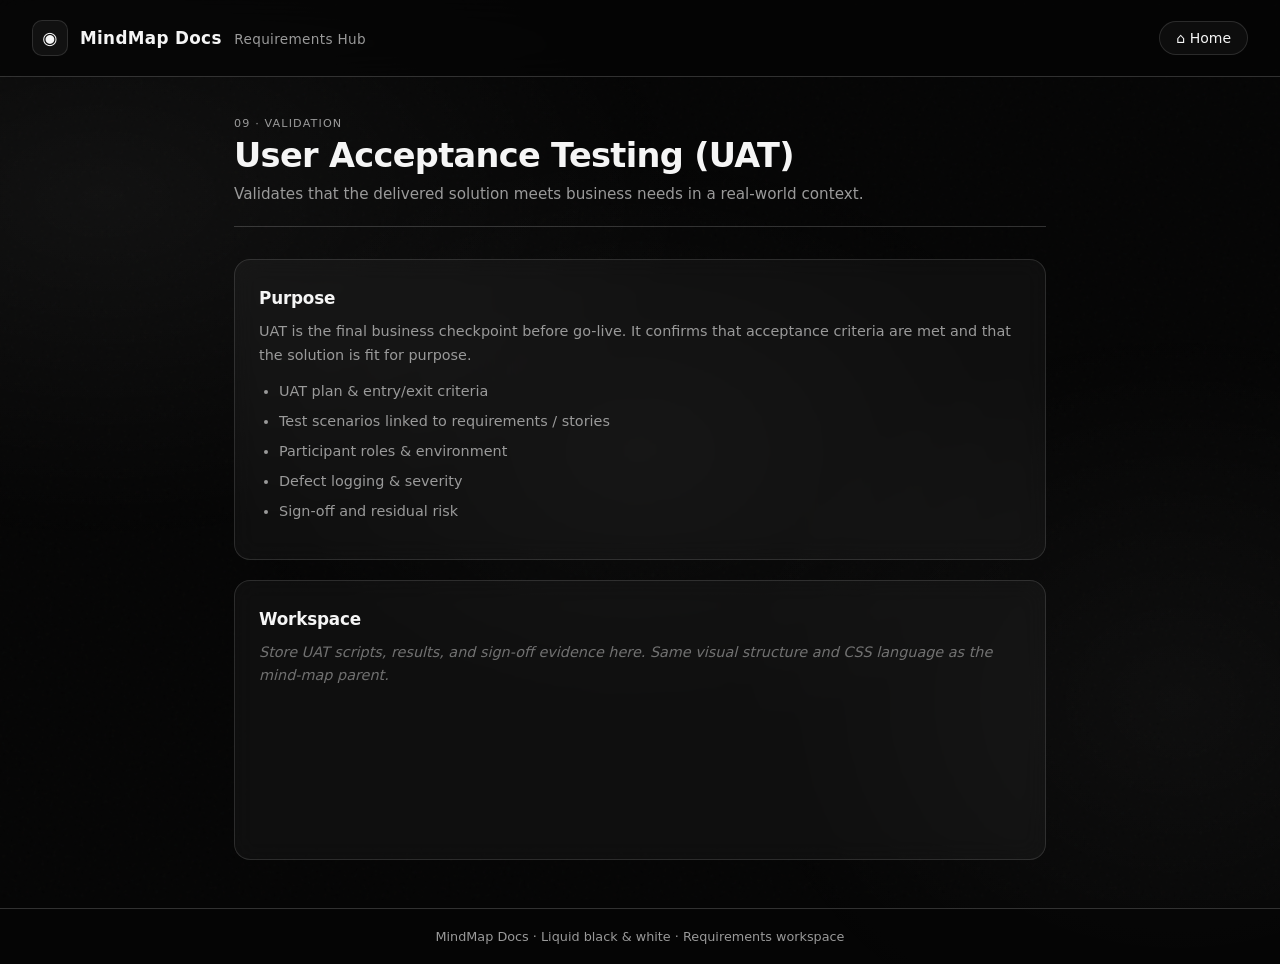
<file: uat.html>
<!DOCTYPE html>
<html lang="en">
<head>
  <meta charset="UTF-8" />
  <meta name="viewport" content="width=device-width, initial-scale=1.0" />
  <title>UAT · MindMap Docs</title>
  <link rel="icon" href="data:image/svg+xml,%3Csvg xmlns='http://www.w3.org/2000/svg' viewBox='0 0 64 64'%3E%3Crect width='64' height='64' rx='12' fill='%23000'/%3E%3Ccircle cx='32' cy='32' r='6' fill='%23fff'/%3E%3Cline x1='32' y1='8' x2='32' y2='56' stroke='%23fff' stroke-width='2'/%3E%3Ccircle cx='18' cy='18' r='4' fill='%23fff'/%3E%3Ccircle cx='46' cy='22' r='4' fill='%23fff'/%3E%3Ccircle cx='16' cy='38' r='4' fill='%23fff'/%3E%3Ccircle cx='48' cy='42' r='4' fill='%23fff'/%3E%3Cline x1='32' y1='32' x2='18' y2='18' stroke='%23fff' stroke-width='1.5'/%3E%3Cline x1='32' y1='32' x2='46' y2='22' stroke='%23fff' stroke-width='1.5'/%3E%3Cline x1='32' y1='32' x2='16' y2='38' stroke='%23fff' stroke-width='1.5'/%3E%3Cline x1='32' y1='32' x2='48' y2='42' stroke='%23fff' stroke-width='1.5'/%3E%3C/svg%3E" />
  <link rel="stylesheet" href="child-base.css" />
</head>
<body>
  <div class="page">
    <header>
      <a class="brand" href="index.html">
        <div class="brand-icon">◉</div>
        <div class="brand-text">MindMap Docs <span>Requirements Hub</span></div>
      </a>
      <a class="home-btn" href="index.html">⌂ Home</a>
    </header>

    <main class="main">
      <div class="page-header">
        <div class="page-label">09 · Validation</div>
        <h1 class="page-title">User Acceptance Testing (UAT)</h1>
        <p class="page-sub">Validates that the delivered solution meets business needs in a real-world context.</p>
      </div>

      <div class="content-card">
        <h2>Purpose</h2>
        <p>UAT is the final business checkpoint before go-live. It confirms that acceptance criteria are met and that the solution is fit for purpose.</p>
        <ul>
          <li>UAT plan &amp; entry/exit criteria</li>
          <li>Test scenarios linked to requirements / stories</li>
          <li>Participant roles &amp; environment</li>
          <li>Defect logging &amp; severity</li>
          <li>Sign-off and residual risk</li>
        </ul>
      </div>

      <div class="content-card">
        <h2>Workspace</h2>
        <p class="placeholder">Store UAT scripts, results, and sign-off evidence here. Same visual structure and CSS language as the mind-map parent.</p>
      </div>
    </main>

    <footer>MindMap Docs · Liquid black &amp; white · Requirements workspace</footer>
  </div>
</body>
</html>
</file>
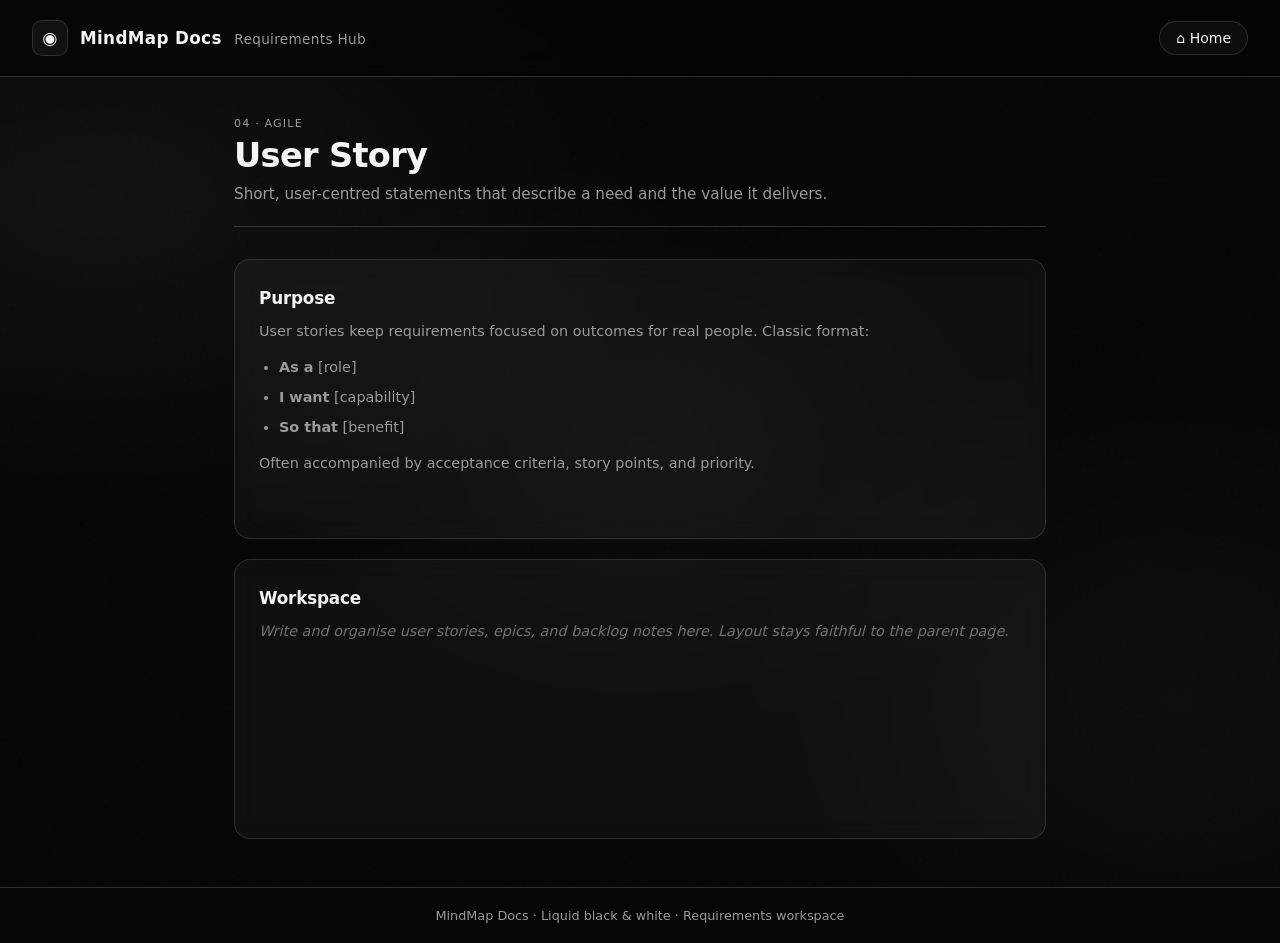
<file: user-story.html>
<!DOCTYPE html>
<html lang="en">
<head>
  <meta charset="UTF-8" />
  <meta name="viewport" content="width=device-width, initial-scale=1.0" />
  <title>User Story · MindMap Docs</title>
  <link rel="icon" href="data:image/svg+xml,%3Csvg xmlns='http://www.w3.org/2000/svg' viewBox='0 0 64 64'%3E%3Crect width='64' height='64' rx='12' fill='%23000'/%3E%3Ccircle cx='32' cy='32' r='6' fill='%23fff'/%3E%3Cline x1='32' y1='8' x2='32' y2='56' stroke='%23fff' stroke-width='2'/%3E%3Ccircle cx='18' cy='18' r='4' fill='%23fff'/%3E%3Ccircle cx='46' cy='22' r='4' fill='%23fff'/%3E%3Ccircle cx='16' cy='38' r='4' fill='%23fff'/%3E%3Ccircle cx='48' cy='42' r='4' fill='%23fff'/%3E%3Cline x1='32' y1='32' x2='18' y2='18' stroke='%23fff' stroke-width='1.5'/%3E%3Cline x1='32' y1='32' x2='46' y2='22' stroke='%23fff' stroke-width='1.5'/%3E%3Cline x1='32' y1='32' x2='16' y2='38' stroke='%23fff' stroke-width='1.5'/%3E%3Cline x1='32' y1='32' x2='48' y2='42' stroke='%23fff' stroke-width='1.5'/%3E%3C/svg%3E" />
  <link rel="stylesheet" href="child-base.css" />
</head>
<body>
  <div class="page">
    <header>
      <a class="brand" href="index.html">
        <div class="brand-icon">◉</div>
        <div class="brand-text">MindMap Docs <span>Requirements Hub</span></div>
      </a>
      <a class="home-btn" href="index.html">⌂ Home</a>
    </header>

    <main class="main">
      <div class="page-header">
        <div class="page-label">04 · Agile</div>
        <h1 class="page-title">User Story</h1>
        <p class="page-sub">Short, user-centred statements that describe a need and the value it delivers.</p>
      </div>

      <div class="content-card">
        <h2>Purpose</h2>
        <p>User stories keep requirements focused on outcomes for real people. Classic format:</p>
        <ul>
          <li><strong>As a</strong> [role]</li>
          <li><strong>I want</strong> [capability]</li>
          <li><strong>So that</strong> [benefit]</li>
        </ul>
        <p style="margin-top:0.75rem">Often accompanied by acceptance criteria, story points, and priority.</p>
      </div>

      <div class="content-card">
        <h2>Workspace</h2>
        <p class="placeholder">Write and organise user stories, epics, and backlog notes here. Layout stays faithful to the parent page.</p>
      </div>
    </main>

    <footer>MindMap Docs · Liquid black &amp; white · Requirements workspace</footer>
  </div>
</body>
</html>
</file>
<file: child-base.css>
/* Shared child-page styles – mirrors parent liquid B&W language */

:root {
  --bg: #050505;
  --bg-soft: #0c0c0c;
  --line: rgba(255,255,255,0.18);
  --line-strong: rgba(255,255,255,0.45);
  --text: #f5f5f5;
  --muted: #9a9a9a;
  --glass: rgba(255,255,255,0.04);
  --glass-border: rgba(255,255,255,0.12);
}

* { margin: 0; padding: 0; box-sizing: border-box; }

html, body {
  height: 100%;
  background: var(--bg);
  color: var(--text);
  font-family: "Segoe UI", system-ui, -apple-system, sans-serif;
}

body::before {
  content: "";
  position: fixed;
  inset: -20%;
  background:
    radial-gradient(ellipse 60% 50% at 20% 30%, rgba(255,255,255,0.05) 0%, transparent 55%),
    radial-gradient(ellipse 50% 60% at 80% 70%, rgba(255,255,255,0.04) 0%, transparent 50%),
    radial-gradient(ellipse 40% 40% at 50% 50%, rgba(255,255,255,0.03) 0%, transparent 60%);
  animation: liquidDrift 22s ease-in-out infinite alternate;
  pointer-events: none;
  z-index: 0;
}

@keyframes liquidDrift {
  0%   { transform: translate(0, 0) scale(1); }
  50%  { transform: translate(-3%, 2%) scale(1.05); }
  100% { transform: translate(2%, -2%) scale(1.02); }
}

body::after {
  content: "";
  position: fixed;
  inset: 0;
  background-image: url("data:image/svg+xml,%3Csvg viewBox='0 0 256 256' xmlns='http://www.w3.org/2000/svg'%3E%3Cfilter id='n'%3E%3CfeTurbulence type='fractalNoise' baseFrequency='0.9' numOctaves='4' stitchTiles='stitch'/%3E%3C/filter%3E%3Crect width='100%25' height='100%25' filter='url(%23n)' opacity='0.04'/%3E%3C/svg%3E");
  pointer-events: none;
  z-index: 1;
  opacity: 0.5;
}

.page {
  position: relative;
  z-index: 2;
  min-height: 100vh;
  display: flex;
  flex-direction: column;
}

header {
  display: flex;
  align-items: center;
  justify-content: space-between;
  padding: 1.25rem 2rem;
  border-bottom: 1px solid var(--line);
  background: rgba(5,5,5,0.7);
  backdrop-filter: blur(16px);
  -webkit-backdrop-filter: blur(16px);
  position: sticky;
  top: 0;
  z-index: 20;
}

.brand {
  display: flex;
  align-items: center;
  gap: 0.75rem;
  text-decoration: none;
  color: var(--text);
}

.brand-icon {
  width: 36px;
  height: 36px;
  border-radius: 10px;
  background: #111;
  border: 1px solid var(--glass-border);
  display: grid;
  place-items: center;
  font-size: 1.1rem;
}

.brand-text {
  font-weight: 600;
  letter-spacing: 0.02em;
  font-size: 1.05rem;
}

.brand-text span {
  color: var(--muted);
  font-weight: 400;
  font-size: 0.85rem;
  margin-left: 0.4rem;
}

.home-btn {
  display: inline-flex;
  align-items: center;
  gap: 0.45rem;
  padding: 0.5rem 1rem;
  border-radius: 999px;
  border: 1px solid var(--glass-border);
  background: var(--glass);
  color: var(--text);
  text-decoration: none;
  font-size: 0.875rem;
  transition: background 0.25s, border-color 0.25s, transform 0.2s;
}

.home-btn:hover {
  background: rgba(255,255,255,0.08);
  border-color: rgba(255,255,255,0.25);
  transform: translateY(-1px);
}

/* Content shell – same visual DNA, room for content */
.main {
  flex: 1;
  max-width: 860px;
  width: 100%;
  margin: 0 auto;
  padding: 2.5rem 1.5rem 3rem;
}

.page-header {
  margin-bottom: 2rem;
  padding-bottom: 1.25rem;
  border-bottom: 1px solid var(--line);
}

.page-label {
  font-size: 0.7rem;
  text-transform: uppercase;
  letter-spacing: 0.1em;
  color: var(--muted);
  margin-bottom: 0.4rem;
}

.page-title {
  font-size: clamp(1.6rem, 3.5vw, 2.1rem);
  font-weight: 600;
  letter-spacing: -0.02em;
  margin-bottom: 0.5rem;
}

.page-sub {
  color: var(--muted);
  font-size: 0.95rem;
  line-height: 1.5;
}

.content-card {
  background: var(--glass);
  border: 1px solid var(--glass-border);
  border-radius: 16px;
  padding: 1.75rem 1.5rem;
  backdrop-filter: blur(12px);
  -webkit-backdrop-filter: blur(12px);
  min-height: 280px;
}

.content-card h2 {
  font-size: 1.05rem;
  font-weight: 600;
  margin-bottom: 0.75rem;
  letter-spacing: -0.01em;
}

.content-card p,
.content-card li {
  color: var(--muted);
  font-size: 0.9rem;
  line-height: 1.65;
}

.content-card ul {
  margin: 0.75rem 0 0 1.25rem;
}

.content-card li {
  margin-bottom: 0.4rem;
}

.content-card + .content-card {
  margin-top: 1.25rem;
}

.placeholder {
  color: var(--muted);
  font-style: italic;
  opacity: 0.7;
}

footer {
  text-align: center;
  padding: 1.25rem;
  border-top: 1px solid var(--line);
  color: var(--muted);
  font-size: 0.8rem;
  background: rgba(5,5,5,0.6);
}

@media (max-width: 600px) {
  header { padding: 1rem 1.25rem; }
  .main { padding: 1.75rem 1.15rem 2.5rem; }
}
</file>
